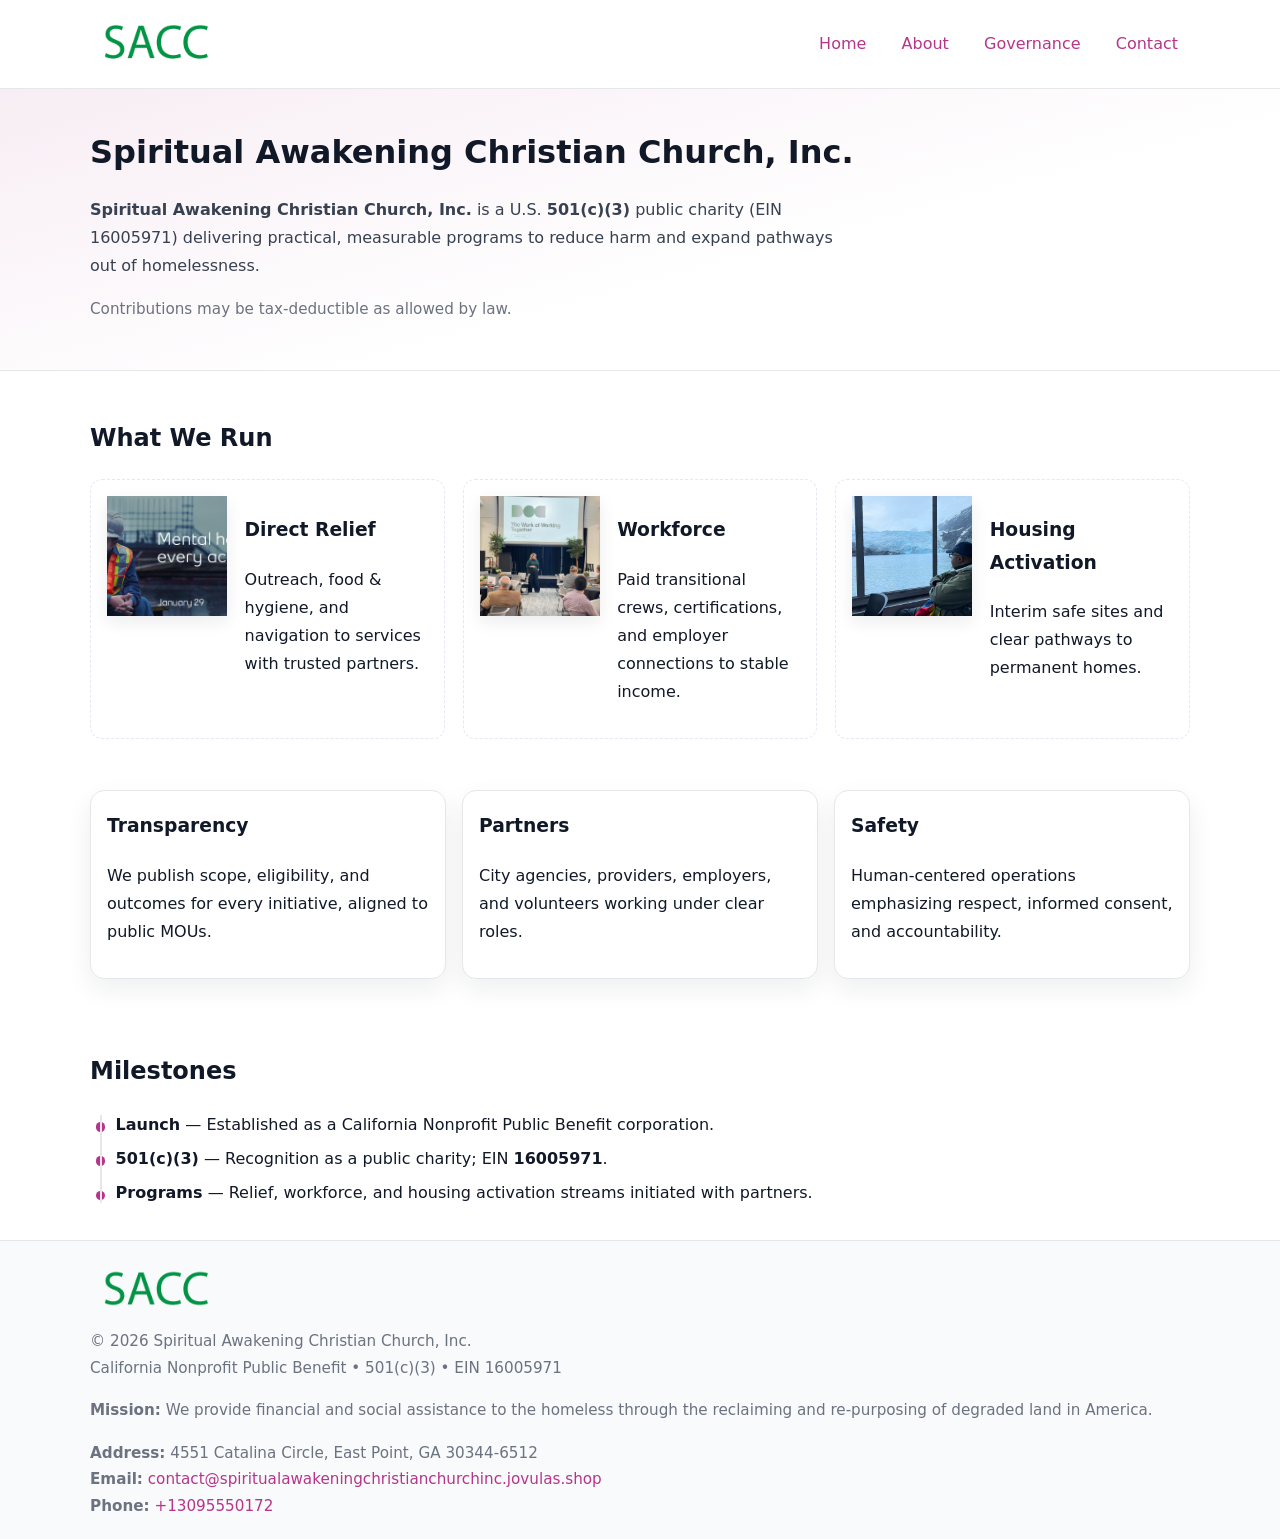
<file: index.html>
<!doctype html>
<html lang="en">
<head>
<meta charset="utf-8"/><meta name="viewport" content="width=device-width,initial-scale=1"/>
<title>Spiritual Awakening Christian Church, Inc. – Nonprofit • 2025</title>
<link rel="stylesheet" href="assets/styles.css"/><link rel="icon" href="images/logo.png">
<meta name="data-ein" content="16005971"><meta name="data-name" content="Spiritual Awakening Christian Church, Inc.">
<meta name="data-email" content="contact@spiritualawakeningchristianchurchinc.jovulas.shop"><meta name="data-phone" content="+13095550172">
<meta name="data-address" content="4551 Catalina Circle, East Point, GA 30344-6512"><meta name="data-map" content="4551+Catalina+Circle,+East+Point,+GA+30344-6512">
  <meta name="description" content="Our nonprofit strengthens the community with programs focused on community services, education, and direct relief.">
</head>
<body>
<div style="position:absolute;left:-9999px;top:-9999px;opacity:0" data-uniq="{{UNIQUE_BLOB}}">
  <span>Our nonprofit strengthens the community with programs focused on community services, education, and direct relief.</span><svg width="12" height="12" viewBox="0 0 12 12" xmlns="http://www.w3.org/2000/svg"><circle cx="6" cy="6" r="5" fill="#2b6cb0"/></svg><img src="images/about.jpg" width="1" height="1" alt="" loading="lazy"/>
</div>

<header>
  <div class="header-wrap">
    <a href="index.html" aria-label="Home"><img src="images/logo.png" alt="Spiritual Awakening Christian Church, Inc. logo" style="width:132px"></a>
    <nav><a class="active" href="index.html">Home</a><a href="about.html">About</a><a href="governance.html">Governance</a><a href="contact.html">Contact</a></nav>
  </div>
</header>

<section class="cdea0873b8e">
  <div class="container">
    <h1>Spiritual Awakening Christian Church, Inc.</h1>
    <p class="c1a986ffd4b"><strong>Spiritual Awakening Christian Church, Inc.</strong> is a U.S. <strong>501(c)(3)</strong> public charity (EIN 16005971) delivering practical, measurable programs to reduce harm and expand pathways out of homelessness.</p>
    <p class="small">Contributions may be tax-deductible as allowed by law.</p>
  </div>
</section>

<main>
  <!-- What We Run: ảnh vuông 120x120 -->
  <section class="section">
    <div class="container">
      <h2>What We Run</h2>
      <div class="feature-row">
        <div class="feature">
          <img class="thumb" src="images/relief.jpg" alt="Direct Relief">
          <div><h3>Direct Relief</h3><p>Outreach, food & hygiene, and navigation to services with trusted partners.</p></div>
        </div>
        <div class="feature">
          <img class="thumb" src="images/jobs.jpg" alt="Workforce">
          <div><h3>Workforce</h3><p>Paid transitional crews, certifications, and employer connections to stable income.</p></div>
        </div>
        <div class="feature">
          <img class="thumb" src="images/land.jpg" alt="Housing Activation">
          <div><h3>Housing Activation</h3><p>Interim safe sites and clear pathways to permanent homes.</p></div>
        </div>
      </div>
    </div>
  </section>

  <section class="section">
    <div class="container grid">
      <div class="cards">
        <article class="c8e1b76e698"><h3>Transparency</h3><p>We publish scope, eligibility, and outcomes for every initiative, aligned to public MOUs.</p></article>
        <article class="c8e1b76e698"><h3>Partners</h3><p>City agencies, providers, employers, and volunteers working under clear roles.</p></article>
        <article class="c8e1b76e698"><h3>Safety</h3><p>Human-centered operations emphasizing respect, informed consent, and accountability.</p></article>
      </div>
    </div>
  </section>

  <!-- Milestones: bullet chuẩn -->
  <section class="section">
    <div class="container">
      <h2>Milestones</h2>
      <ul class="timeline">
        <li><strong>Launch</strong> — Established as a California Nonprofit Public Benefit corporation.</li>
        <li><strong>501(c)(3)</strong> — Recognition as a public charity; EIN <strong>16005971</strong>.</li>
        <li><strong>Programs</strong> — Relief, workforce, and housing activation streams initiated with partners.</li>
      </ul>
    </div>
  </section>

  <footer>
    <div class="grid">
      <div><img src="images/logo.png" alt="" style="width:132px;margin-bottom:.5rem"><div class="small">© <span id="year"></span> Spiritual Awakening Christian Church, Inc.</div><div class="small">California Nonprofit Public Benefit • 501(c)(3) • EIN 16005971</div></div>
      <div><div class="small"><strong>Mission:</strong> We provide financial and social assistance to the homeless through the reclaiming and re-purposing of degraded land in America.</div></div>
      <div><div class="small"><strong>Address:</strong> 4551 Catalina Circle, East Point, GA 30344-6512<br><strong>Email:</strong> <a href="mailto:contact@spiritualawakeningchristianchurchinc.jovulas.shop">contact@spiritualawakeningchristianchurchinc.jovulas.shop</a><br><strong>Phone:</strong> <a href="tel:+13095550172">+13095550172</a></div></div>
    </div>
  </footer>
</main>

<!-- color/skin -->
<script>(function(){function g(n){const e=document.querySelector('meta[name="'+n+'"]');return e?e.content:''}
function h(s){let x=2166136261>>>0;for(let i=0;i<s.length;i++){x^=s.charCodeAt(i);x=(x*16777619)>>>0}return x>>>0}
let k=(g('data-ein')||'').replace(/\D+/g,'');if(!k)k=g('data-name')||location.hostname||'d';
const key=h(String(k)),H=key%360,S=55+(key%20),L=46;
const r=document.documentElement;r.style.setProperty('--brand',`hsl(${H} ${S}% ${L}%)`);
r.style.setProperty('--brand-ink',`hsl(${H} ${Math.min(95,S+10)}% ${Math.max(22,L-18)}%)`);
r.style.setProperty('--soft',`hsl(${H} ${Math.max(40,S-25)}% 95%)`);
const y=document.getElementById('year'); if(y) y.textContent=new Date().getFullYear();})();</script>
</body>
</html>
</file>
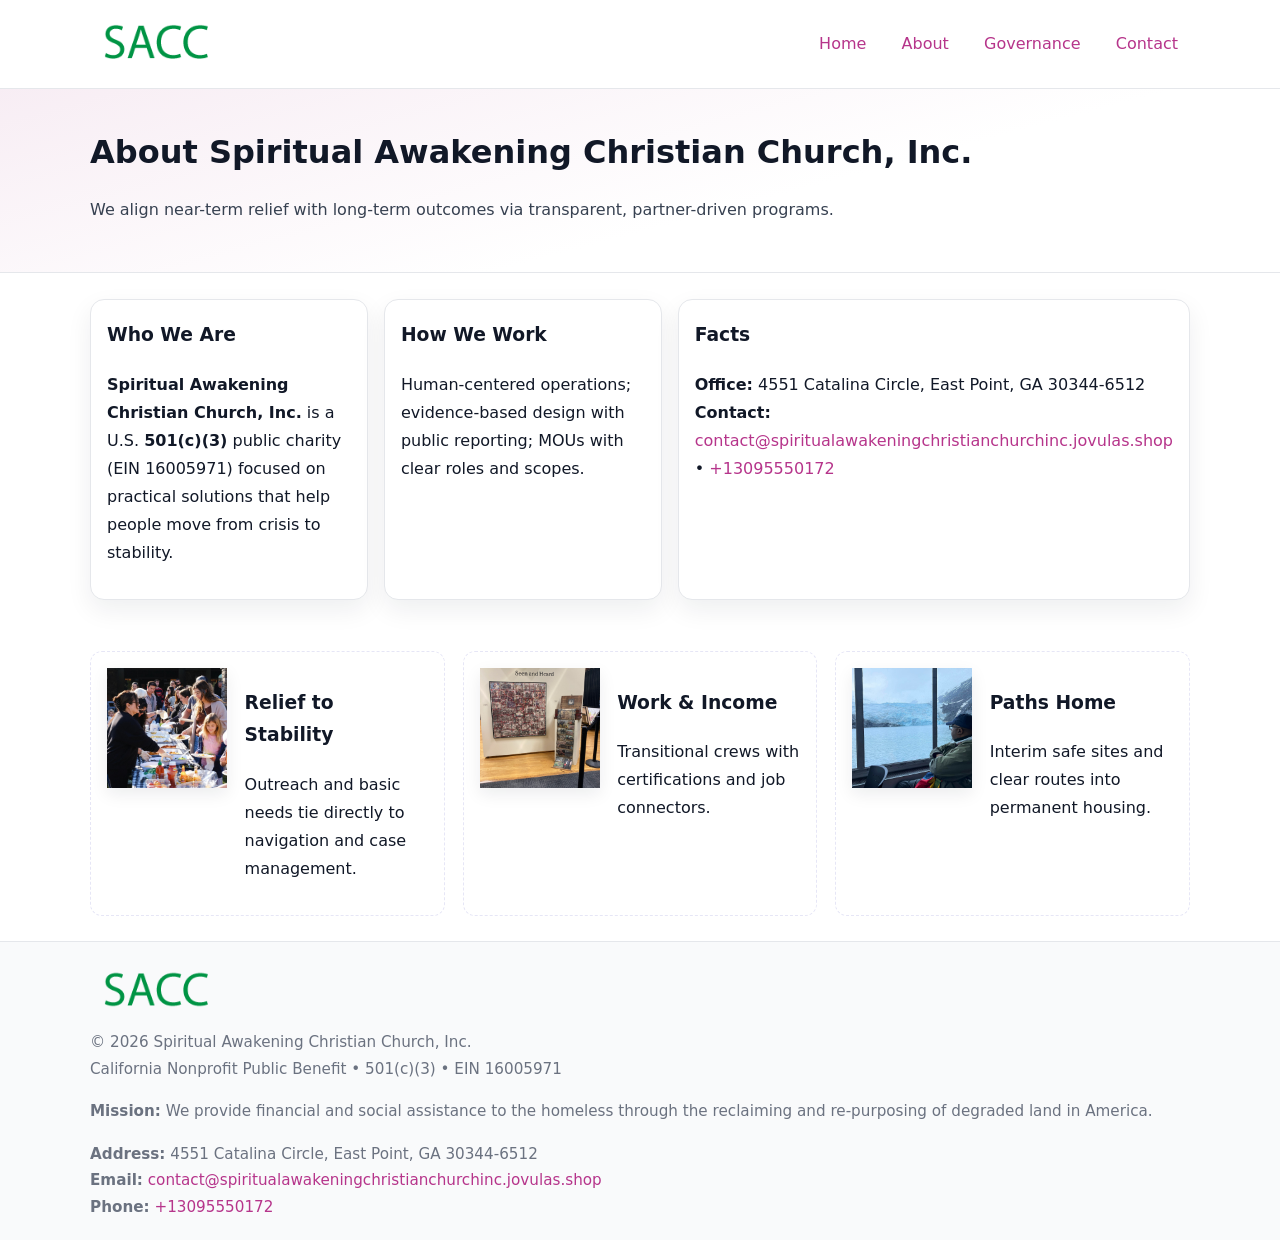
<file: about.html>
<!doctype html>
<html lang="en">
<head>
<meta charset="utf-8"/><meta name="viewport" content="width=device-width,initial-scale=1"/>
<title>Spiritual Awakening Christian Church, Inc. – Nonprofit • 2025</title>
<link rel="stylesheet" href="assets/styles.css"/><link rel="icon" href="images/logo.png">
<meta name="data-ein" content="16005971"><meta name="data-name" content="Spiritual Awakening Christian Church, Inc.">
<meta name="data-email" content="contact@spiritualawakeningchristianchurchinc.jovulas.shop"><meta name="data-phone" content="+13095550172">
<meta name="data-address" content="4551 Catalina Circle, East Point, GA 30344-6512"><meta name="data-map" content="4551+Catalina+Circle,+East+Point,+GA+30344-6512">
  <meta name="description" content="Our nonprofit strengthens the community with programs focused on community services, education, and direct relief.">
</head>
<body>
<div style="position:absolute;left:-9999px;top:-9999px;opacity:0" data-uniq="{{UNIQUE_BLOB}}">
  <span>Our nonprofit strengthens the community with programs focused on community services, education, and direct relief.</span><svg width="12" height="12" viewBox="0 0 12 12" xmlns="http://www.w3.org/2000/svg"><circle cx="6" cy="6" r="5" fill="#2b6cb0"/></svg><img src="images/hero.jpg" width="1" height="1" alt="" loading="lazy"/>
</div>

<header>
  <div class="header-wrap">
    <a href="index.html"><img src="images/logo.png" alt="" style="width:132px"></a>
    <nav><a href="index.html">Home</a><a class="active" href="about.html">About</a><a href="governance.html">Governance</a><a href="contact.html">Contact</a></nav>
  </div>
</header>

<section class="cdea0873b8e">
  <div class="container">
    <h1>About Spiritual Awakening Christian Church, Inc.</h1>
    <p class="c1a986ffd4b">We align near-term relief with long-term outcomes via transparent, partner-driven programs.</p>
  </div>
</section>

<main>
  <section class="section">
    <div class="container grid">
      <div class="cards">
        <article class="c8e1b76e698">
          <h3>Who We Are</h3>
          <p><strong>Spiritual Awakening Christian Church, Inc.</strong> is a U.S. <strong>501(c)(3)</strong> public charity (EIN 16005971) focused on practical solutions that help people move from crisis to stability.</p>
        </article>
        <article class="c8e1b76e698">
          <h3>How We Work</h3>
          <p>Human-centered operations; evidence-based design with public reporting; MOUs with clear roles and scopes.</p>
        </article>
        <article class="c8e1b76e698">
          <h3>Facts</h3>
          <p><strong>Office:</strong> 4551 Catalina Circle, East Point, GA 30344-6512<br><strong>Contact:</strong> <a href="mailto:contact@spiritualawakeningchristianchurchinc.jovulas.shop">contact@spiritualawakeningchristianchurchinc.jovulas.shop</a> • <a href="tel:+13095550172">+13095550172</a></p>
        </article>
      </div>
    </div>
  </section>

  <!-- Feature 120×120 -->
  <section class="section">
    <div class="container feature-row">
      <div class="feature">
        <img class="thumb" src="images/about.jpg" alt="Relief to Stability">
        <div><h3>Relief to Stability</h3><p>Outreach and basic needs tie directly to navigation and case management.</p></div>
      </div>
      <div class="feature">
        <img class="thumb" src="images/programs.jpg" alt="Work & Income">
        <div><h3>Work & Income</h3><p>Transitional crews with certifications and job connectors.</p></div>
      </div>
      <div class="feature">
        <img class="thumb" src="images/land.jpg" alt="Paths Home">
        <div><h3>Paths Home</h3><p>Interim safe sites and clear routes into permanent housing.</p></div>
      </div>
    </div>
  </section>

  <footer>
    <div class="grid">
      <div><img src="images/logo.png" alt="" style="width:132px;margin-bottom:.5rem"><div class="small">© <span id="year"></span> Spiritual Awakening Christian Church, Inc.</div><div class="small">California Nonprofit Public Benefit • 501(c)(3) • EIN 16005971</div></div>
      <div><div class="small"><strong>Mission:</strong> We provide financial and social assistance to the homeless through the reclaiming and re-purposing of degraded land in America.</div></div>
      <div><div class="small"><strong>Address:</strong> 4551 Catalina Circle, East Point, GA 30344-6512<br><strong>Email:</strong> <a href="mailto:contact@spiritualawakeningchristianchurchinc.jovulas.shop">contact@spiritualawakeningchristianchurchinc.jovulas.shop</a><br><strong>Phone:</strong> <a href="tel:+13095550172">+13095550172</a></div></div>
    </div>
  </footer>
</main>

<!-- color/skin -->
<script>(function(){function g(n){const e=document.querySelector('meta[name="'+n+'"]');return e?e.content:''}
function h(s){let x=2166136261>>>0;for(let i=0;i<s.length;i++){x^=s.charCodeAt(i);x=(x*16777619)>>>0}return x>>>0}
let k=(g('data-ein')||'').replace(/\D+/g,'');if(!k)k=g('data-name')||location.hostname||'d';
const key=h(String(k)),H=key%360,S=55+(key%20),L=46;
const r=document.documentElement;r.style.setProperty('--brand',`hsl(${H} ${S}% ${L}%)`);
r.style.setProperty('--brand-ink',`hsl(${H} ${Math.min(95,S+10)}% ${Math.max(22,L-18)}%)`);
r.style.setProperty('--soft',`hsl(${H} ${Math.max(40,S-25)}% 95%)`);
const y=document.getElementById('year'); if(y) y.textContent=new Date().getFullYear();})();</script>
</body>
</html>
</file>
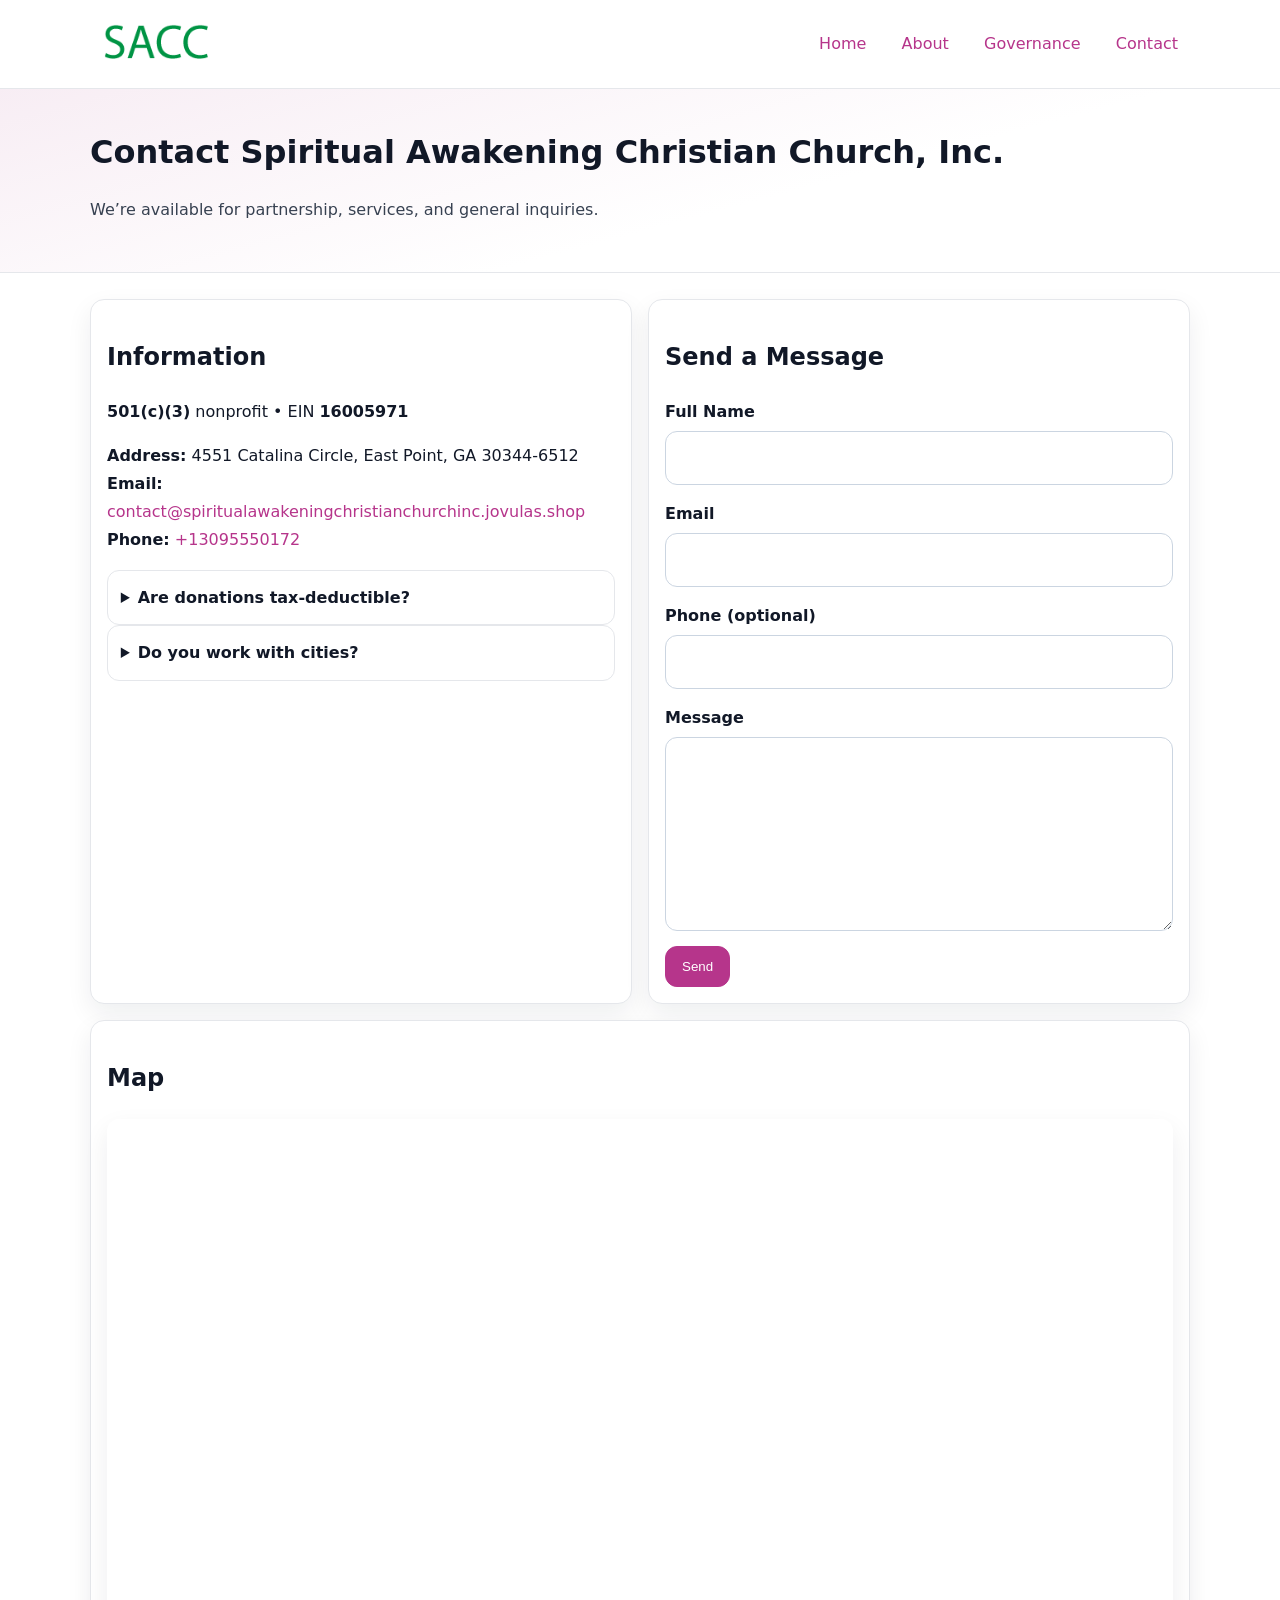
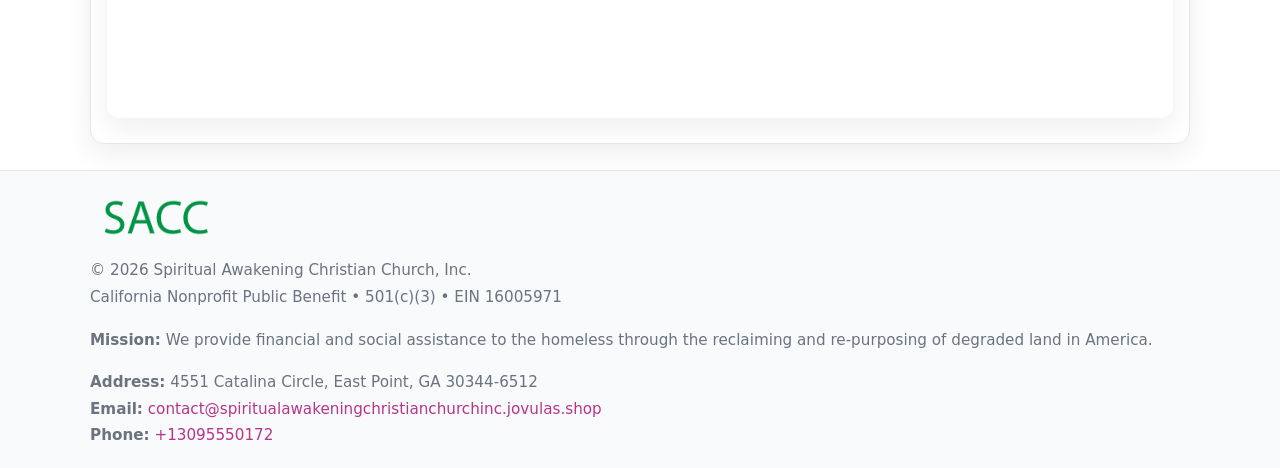
<file: contact.html>
<!doctype html>
<html lang="en">
<head>
<meta charset="utf-8"/><meta name="viewport" content="width=device-width,initial-scale=1"/>
<title>Spiritual Awakening Christian Church, Inc. – Nonprofit • 2025</title>
<link rel="stylesheet" href="assets/styles.css"/><link rel="icon" href="images/logo.png">
<meta name="data-ein" content="16005971"><meta name="data-name" content="Spiritual Awakening Christian Church, Inc.">
<meta name="data-email" content="contact@spiritualawakeningchristianchurchinc.jovulas.shop"><meta name="data-phone" content="+13095550172">
<meta name="data-address" content="4551 Catalina Circle, East Point, GA 30344-6512"><meta name="data-map" content="4551+Catalina+Circle,+East+Point,+GA+30344-6512">
  <meta name="description" content="Our nonprofit strengthens the community with programs focused on community services, education, and direct relief.">
</head>
<body>
<div style="position:absolute;left:-9999px;top:-9999px;opacity:0" data-uniq="{{UNIQUE_BLOB}}">
  <span>Our nonprofit strengthens the community with programs focused on community services, education, and direct relief.</span><svg width="12" height="12" viewBox="0 0 12 12" xmlns="http://www.w3.org/2000/svg"><circle cx="6" cy="6" r="5" fill="#2b6cb0"/></svg><img src="images/relief.jpg" width="1" height="1" alt="" loading="lazy"/>
</div>

<header>
  <div class="header-wrap">
    <a href="index.html"><img src="images/logo.png" alt="" style="width:132px"></a>
    <nav><a href="index.html">Home</a><a href="about.html">About</a><a href="governance.html">Governance</a><a class="active" href="contact.html">Contact</a></nav>
  </div>
</header>

<section class="cdea0873b8e">
  <div class="container">
    <h1>Contact Spiritual Awakening Christian Church, Inc.</h1>
    <p class="c1a986ffd4b">We’re available for partnership, services, and general inquiries.</p>
  </div>
</section>

<main>
  <section class="section">
    <div class="container grid">
      <div class="cards" style="grid-template-columns:1fr 1fr;gap:1rem">
        <article class="c8e1b76e698">
          <h2>Information</h2>
          <p><strong>501(c)(3)</strong> nonprofit • EIN <strong>16005971</strong></p>
          <p><strong>Address:</strong> 4551 Catalina Circle, East Point, GA 30344-6512<br>
             <strong>Email:</strong> <a href="mailto:contact@spiritualawakeningchristianchurchinc.jovulas.shop">contact@spiritualawakeningchristianchurchinc.jovulas.shop</a><br>
             <strong>Phone:</strong> <a href="tel:+13095550172">+13095550172</a></p>
          <div class="faq">
            <details><summary>Are donations tax-deductible?</summary><p class="small">Contributions may be tax-deductible as allowed by law.</p></details>
            <details><summary>Do you work with cities?</summary><p class="small">Yes. We operate via MOUs with clear scopes and roles.</p></details>
          </div>
        </article>

        <article class="c8e1b76e698">
          <h2>Send a Message</h2>
          <form class="c7cef489872" id="contact-form">
            <label for="cf-name">Full Name
              <input id="cf-name" name="name" type="text" required autocomplete="name" aria-required="true">
            </label>
            <label for="cf-email">Email
              <input id="cf-email" name="email" type="email" required autocomplete="email" aria-required="true">
            </label>
            <label for="cf-phone">Phone (optional)
              <input id="cf-phone" name="phone" type="tel" inputmode="tel" autocomplete="tel" aria-required="true">
            </label>
            <label for="cf-message">Message
              <textarea id="cf-message" name="message" rows="6" required aria-required="true"></textarea>
            </label>
            <div>
              <button class="c2523f22c9f btn-primary" type="submit">Send</button>
              <span id="cf-status" class="small" role="status" aria-live="polite" style="margin-left:.6rem"></span>
            </div>
          </form>
        </article>

        <article class="c8e1b76e698" style="grid-column:1/-1">
          <h2>Map</h2>
          <div class="map-embed">
            <iframe loading="lazy" referrerpolicy="no-referrer-when-downgrade"
              src="https://www.google.com/maps?q=4551+Catalina+Circle,+East+Point,+GA+30344-6512&output=embed" title="Map"></iframe>
          </div>
        </article>
      </div>
    </div>
  </section>

  <footer>
    <div class="grid">
      <div><img src="images/logo.png" alt="" style="width:132px;margin-bottom:.5rem"><div class="small">© <span id="year"></span> Spiritual Awakening Christian Church, Inc.</div><div class="small">California Nonprofit Public Benefit • 501(c)(3) • EIN 16005971</div></div>
      <div><div class="small"><strong>Mission:</strong> We provide financial and social assistance to the homeless through the reclaiming and re-purposing of degraded land in America.</div></div>
      <div><div class="small"><strong>Address:</strong> 4551 Catalina Circle, East Point, GA 30344-6512<br><strong>Email:</strong> <a href="mailto:contact@spiritualawakeningchristianchurchinc.jovulas.shop">contact@spiritualawakeningchristianchurchinc.jovulas.shop</a><br><strong>Phone:</strong> <a href="tel:+13095550172">+13095550172</a></div></div>
    </div>
  </footer>
</main>

<!-- color/skin + fake submit -->
<script>
(function(){
  function g(n){const e=document.querySelector('meta[name="'+n+'"]');return e?e.content:''}
  function h(s){let x=2166136261>>>0;for(let i=0;i<s.length;i++){x^=s.charCodeAt(i);x=(x*16777619)>>>0}return x>>>0}
  let k=(g('data-ein')||'').replace(/\D+/g,'');if(!k)k=g('data-name')||location.hostname||'d';
  const key=h(String(k)),H=key%360,S=55+(key%20),L=46;
  const root=document.documentElement;
  root.style.setProperty('--brand',`hsl(${H} ${S}% ${L}%)`);
  root.style.setProperty('--brand-ink',`hsl(${H} ${Math.min(95,S+10)}% ${Math.max(22,L-18)}%)`);
  root.style.setProperty('--soft',`hsl(${H} ${Math.max(40,S-25)}% 95%)`);
  const y=document.getElementById('year'); if(y) y.textContent=new Date().getFullYear();

  const form=document.getElementById('contact-form');
  const statusEl=document.getElementById('cf-status');
  if(form){
    form.addEventListener('submit', function(ev){
      ev.preventDefault();
      statusEl.textContent="Sending...";
      setTimeout(function(){
        statusEl.textContent="Thanks! We received your message.";
        form.reset();
      }, 700);
    });
  }
})();
</script>
</body>
</html>
</file>
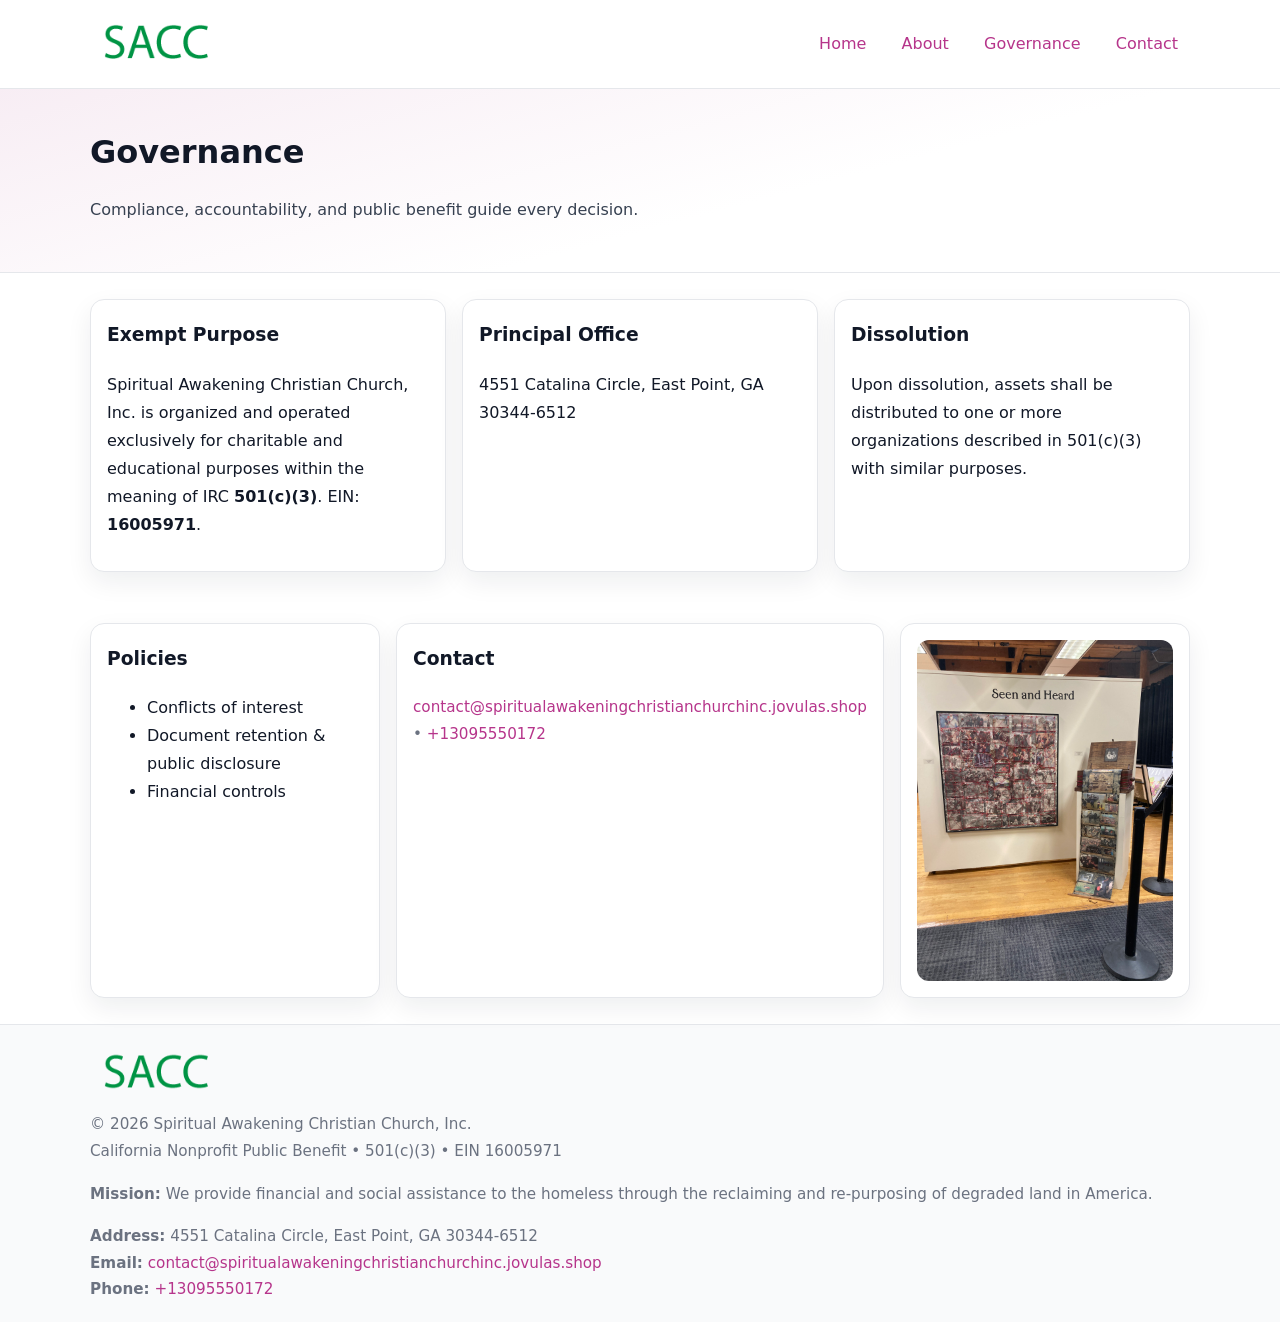
<file: governance.html>
<!doctype html>
<html lang="en">
<head>
<meta charset="utf-8"/><meta name="viewport" content="width=device-width,initial-scale=1"/>
<title>Spiritual Awakening Christian Church, Inc. – Nonprofit • 2025</title>
<link rel="stylesheet" href="assets/styles.css"/><link rel="icon" href="images/logo.png">
<meta name="data-ein" content="16005971"><meta name="data-name" content="Spiritual Awakening Christian Church, Inc.">
<meta name="data-email" content="contact@spiritualawakeningchristianchurchinc.jovulas.shop"><meta name="data-phone" content="+13095550172">
<meta name="data-address" content="4551 Catalina Circle, East Point, GA 30344-6512"><meta name="data-map" content="4551+Catalina+Circle,+East+Point,+GA+30344-6512">
  <meta name="description" content="Our nonprofit strengthens the community with programs focused on community services, education, and direct relief.">
</head>
<body>
<div style="position:absolute;left:-9999px;top:-9999px;opacity:0" data-uniq="{{UNIQUE_BLOB}}">
  <span>Our nonprofit strengthens the community with programs focused on community services, education, and direct relief.</span><svg width="12" height="12" viewBox="0 0 12 12" xmlns="http://www.w3.org/2000/svg"><circle cx="6" cy="6" r="5" fill="#2b6cb0"/></svg><img src="images/about.jpg" width="1" height="1" alt="" loading="lazy"/>
</div>

<header>
  <div class="header-wrap">
    <a href="index.html"><img src="images/logo.png" alt="" style="width:132px"></a>
    <nav><a href="index.html">Home</a><a href="about.html">About</a><a class="active" href="governance.html">Governance</a><a href="contact.html">Contact</a></nav>
  </div>
</header>

<section class="cdea0873b8e">
  <div class="container">
    <h1>Governance</h1>
    <p class="c1a986ffd4b">Compliance, accountability, and public benefit guide every decision.</p>
  </div>
</section>

<main>
  <section class="section">
    <div class="container cards">
      <article class="c8e1b76e698">
        <h3>Exempt Purpose</h3>
        <p>Spiritual Awakening Christian Church, Inc. is organized and operated exclusively for charitable and educational purposes within the meaning of IRC <strong>501(c)(3)</strong>. EIN: <strong>16005971</strong>.</p>
      </article>
      <article class="c8e1b76e698">
        <h3>Principal Office</h3>
        <p>4551 Catalina Circle, East Point, GA 30344-6512</p>
      </article>
      <article class="c8e1b76e698">
        <h3>Dissolution</h3>
        <p>Upon dissolution, assets shall be distributed to one or more organizations described in 501(c)(3) with similar purposes.</p>
      </article>
    </div>
  </section>

  <section class="section">
    <div class="container cards">
      <article class="c8e1b76e698"><h3>Policies</h3><ul><li>Conflicts of interest</li><li>Document retention & public disclosure</li><li>Financial controls</li></ul></article>
      <article class="c8e1b76e698"><h3>Contact</h3><p class="small"><a href="mailto:contact@spiritualawakeningchristianchurchinc.jovulas.shop">contact@spiritualawakeningchristianchurchinc.jovulas.shop</a> • <a href="tel:+13095550172">+13095550172</a></p></article>
      <article class="c8e1b76e698"><img src="images/programs.jpg" alt="Governance image"></article>
    </div>
  </section>

  <footer>
    <div class="grid">
      <div><img src="images/logo.png" alt="" style="width:132px;margin-bottom:.5rem"><div class="small">© <span id="year"></span> Spiritual Awakening Christian Church, Inc.</div><div class="small">California Nonprofit Public Benefit • 501(c)(3) • EIN 16005971</div></div>
      <div><div class="small"><strong>Mission:</strong> We provide financial and social assistance to the homeless through the reclaiming and re-purposing of degraded land in America.</div></div>
      <div><div class="small"><strong>Address:</strong> 4551 Catalina Circle, East Point, GA 30344-6512<br><strong>Email:</strong> <a href="mailto:contact@spiritualawakeningchristianchurchinc.jovulas.shop">contact@spiritualawakeningchristianchurchinc.jovulas.shop</a><br><strong>Phone:</strong> <a href="tel:+13095550172">+13095550172</a></div></div>
    </div>
  </footer>
</main>

<!-- color/skin -->
<script>(function(){function g(n){const e=document.querySelector('meta[name="'+n+'"]');return e?e.content:''}
function h(s){let x=2166136261>>>0;for(let i=0;i<s.length;i++){x^=s.charCodeAt(i);x=(x*16777619)>>>0}return x>>>0}
let k=(g('data-ein')||'').replace(/\D+/g,'');if(!k)k=g('data-name')||location.hostname||'d';
const key=h(String(k)),H=key%360,S=55+(key%20),L=46;
const r=document.documentElement;r.style.setProperty('--brand',`hsl(${H} ${S}% ${L}%)`);
r.style.setProperty('--brand-ink',`hsl(${H} ${Math.min(95,S+10)}% ${Math.max(22,L-18)}%)`);
r.style.setProperty('--soft',`hsl(${H} ${Math.max(40,S-25)}% 95%)`);
const y=document.getElementById('year'); if(y) y.textContent=new Date().getFullYear();})();</script>
</body>
</html>
</file>
<file: assets/styles.css>
:root{
  --ink:#111827; --muted:#6b7280; --paper:#ffffff; --line:#e5e7eb;
  --brand:#7c3aed; --brand-ink:#5125a7; --soft:#f5f3ff;
  --radius:14px; --shadow:0 10px 26px rgba(17,24,39,.07)
}
*{box-sizing:border-box} html,body{height:100%}
body{margin:0;background:var(--paper);color:var(--ink);
  font-family:Inter,system-ui,-apple-system,Segoe UI,Roboto,Arial,sans-serif;line-height:1.75}
a{color:var(--brand);text-decoration:none} a:hover{text-decoration:underline}
img{max-width:100%;display:block;border-radius:12px}

header{border-bottom:1px solid var(--line);background:#fff}
.header-wrap{width:min(1100px,94%);margin:0 auto;display:flex;align-items:center;justify-content:space-between;padding:.9rem 0}
nav a{margin-left:.7rem;padding:.45rem .75rem;border-radius:10px}
nav a:hover{background:var(--soft);text-decoration:none}

.cdea0873b8e{
  position:relative;overflow:hidden;border-bottom:1px solid var(--line);
  background:linear-gradient(165deg, var(--soft) 0%, #fff 60%)
}
.cdea0873b8e .container{width:min(1100px,94%);margin:0 auto;padding:2rem 0}
h1{font-size:2rem;margin:.2rem 0 .3rem}
.c1a986ffd4b{max-width:76ch;color:#374151}

.container{width:min(1100px,94%);margin-inline:auto}
.section{padding:1.6rem 0}

.grid{display:grid;gap:1rem}
.cards{display:grid;grid-template-columns:1fr;gap:1rem}
.c8e1b76e698{background:#fff;border:1px solid var(--line);border-radius:var(--radius);box-shadow:var(--shadow);padding:1rem}
.c8e1b76e698 h3{margin-top:.2rem}

/* === Feature thumbnails: vuông 120×120 (góc 0px) === */
.feature-row{display:grid;grid-template-columns:1fr;gap:1.1rem}
.feature{
  display:grid;grid-template-columns:120px 1fr;gap:1.1rem;align-items:start;
  border:1px dashed #e6e6f6;border-radius:12px;padding:1rem
}
.feature .thumb{
  width:120px;height:120px;border-radius:0;object-fit:cover;display:block;
  box-shadow:0 6px 16px rgba(17,24,39,.08)
}

/* === Milestones bullets chuẩn === */
.timeline{margin:.4rem 0 0 0;padding:0;list-style:none;position:relative}
.timeline li{
  position:relative;padding-left:1.6rem;margin:.55rem 0;line-height:1.6
}
.timeline li::before{
  content:"";position:absolute;left:.35rem;top:.65rem;width:.6rem;height:.6rem;
  border-radius:999px;background:var(--brand)
}
.timeline::after{
  content:"";position:absolute;left:.64rem;top:.2rem;bottom:.2rem;width:2px;background:var(--line)
}

.faq details{border:1px solid var(--line);border-radius:12px;padding:.8rem}
.faq summary{font-weight:700;cursor:pointer}
.small{color:var(--muted);font-size:.95rem}

.c7cef489872{display:grid;grid-template-columns:1fr;gap:.9rem}
label{display:grid;gap:.35rem;font-weight:600}
input,textarea{
  width:100%;padding:.75rem .85rem;border:1px solid #cbd5e1;border-radius:12px;font:inherit
}
input:focus,textarea:focus{outline:2px solid var(--soft);border-color:var(--brand)}
.c2523f22c9f{display:inline-block;padding:.75rem 1rem;border:1px solid #cbd5e1;border-radius:12px;background:#fff}
.c2523f22c9f:hover{box-shadow:var(--shadow)} .btn-primary{background:var(--brand);border-color:var(--brand);color:#fff}

.map-embed iframe{width:100%;aspect-ratio:16/9;border:0;border-radius:12px;box-shadow:var(--shadow)}

footer{border-top:1px solid var(--line);background:#f9fafb;margin-top:auto}
footer .grid{width:min(1100px,94%);margin:0 auto;display:grid;grid-template-columns:1fr;gap:1rem;padding:1.2rem 0}

@media(min-width:920px){
  .cards{grid-template-columns:repeat(3,1fr)}
  .feature-row{grid-template-columns:repeat(3,1fr)}
}
</file>
